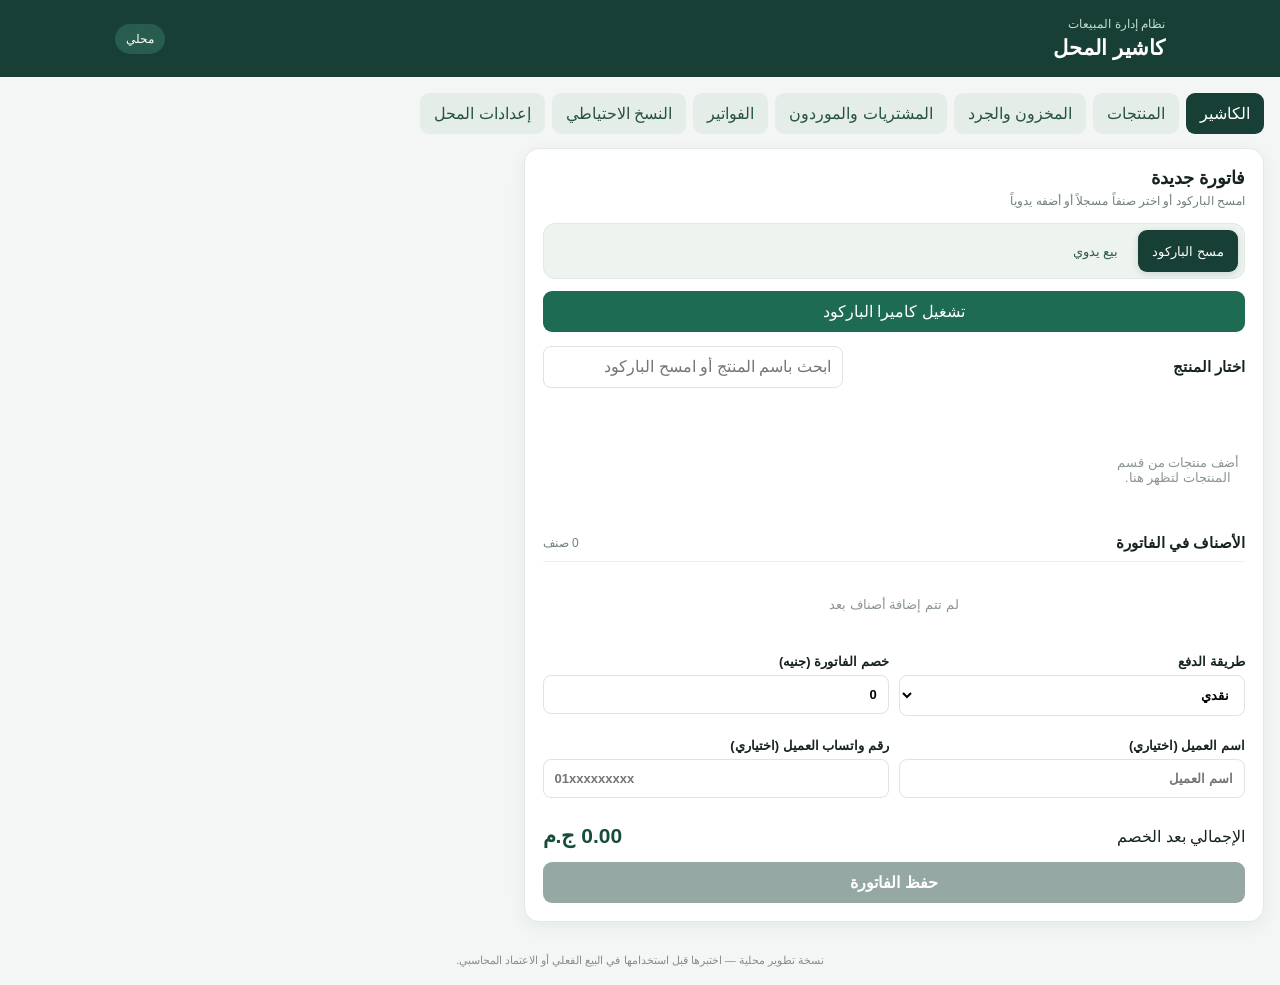
<file: android-app/app/src/main/assets/www/index.html>
<!doctype html>
<html lang="ar" dir="rtl">
<head>
<meta charset="utf-8"><meta name="viewport" content="width=device-width,initial-scale=1,viewport-fit=cover">
<meta name="theme-color" content="#173f35"><meta name="description" content="برنامج كاشير ومبيعات محلي للمحلات الصغيرة">
<link rel="manifest" href="manifest.json"><link rel="stylesheet" href="styles.css"><title>كاشير المحل</title>
</head>
<body class="sales-view">
<header class="topbar"><div><p class="eyebrow">نظام إدارة المبيعات</p><h1 id="shopTitle">كاشير المحل</h1></div><span class="offline-tag" id="connectionState">محلي</span></header>
<nav class="tabs" aria-label="أقسام التطبيق">
<button class="tab active" data-view="sale">الكاشير</button><button class="tab" data-view="products">المنتجات</button><button class="tab" data-view="inventory">المخزون والجرد</button><button class="tab" data-view="purchases">المشتريات والموردون</button><button class="tab" data-view="invoices">الفواتير</button><button class="tab" data-view="backup">النسخ الاحتياطي</button><button class="tab" data-view="settings">إعدادات المحل</button>
</nav>
<div id="scannerArea" class="scanner-area" hidden><video id="cameraPreview" playsinline></video><p id="scannerMessage">وجّه كاميرا الموبايل إلى باركود المنتج. عند سماع الرنة ارفع الباركود لمسح الصنف التالي.</p><button class="secondary" id="closeScanner">إغلاق المسح</button></div>
<main class="layout">
<section class="view active" id="view-sale">
<div class="panel">
<div class="section-heading"><div><h2>فاتورة جديدة</h2><p>امسح الباركود أو اختر صنفاً مسجلاً أو أضفه يدوياً</p></div></div>
<div class="inner-tabs" data-subtab-group="cashier"><button type="button" class="inner-tab active" data-subtab="scan">مسح الباركود</button><button type="button" class="inner-tab" data-subtab="manual">بيع يدوي</button></div><div class="inner-tab-panel active" data-subpanel-group="cashier" data-subpanel="scan"><div class="actions"><button class="primary" id="scanButton">تشغيل كاميرا الباركود</button></div><div class="mobile-product-browser">
  <div class="quick-head"><h3>اختار المنتج</h3><input id="quickSearch" placeholder="ابحث باسم المنتج أو امسح الباركود"></div>
  <div id="quickCategories" class="category-list"></div>
  <div id="quickProducts" class="quick-products"><p class="empty">أضف منتجات من قسم المنتجات لتظهر هنا.</p></div>
</div></div><div class="inner-tab-panel" data-subpanel-group="cashier" data-subpanel="manual"><div class="panel form-panel manual-sale-panel"><h2>إضافة بند للفاتورة</h2>
<form id="itemForm"><label>اسم الصنف<input id="itemName" required placeholder="مثال: جبنة رومي"></label>
<div class="form-grid"><label>طريقة البيع<select id="saleType"><option value="piece">بالقطعة / العبوة</option><option value="weight">بالوزن (كيلو)</option><option value="manual">سعر مباشر يدوي</option></select></label><label>الكمية / الوزن<input id="itemQuantity" type="number" min="0.001" step="0.001" value="1" required></label></div>
<label>سعر الوحدة بالجنيه<input id="itemPrice" type="number" min="0" step="0.01" required></label><p class="hint" id="unitHint">الكمية بالقطعة أو العبوة.</p><button class="primary full">إضافة إلى الفاتورة</button></form></div></div>
<div class="invoice-panel" id="invoicePanel" aria-label="فاتورة البيع">
  <div class="invoice-drawer-top"><div><h3>فاتورة البيع</h3><p>راجع الأصناف والمبالغ قبل الحفظ</p></div><button class="secondary" type="button" id="closeInvoice">إغلاق</button></div>
  <div class="cart-head"><h3>الأصناف في الفاتورة</h3><span id="cartCount">0 صنف</span></div>
  <div id="cartItems" class="cart-items"><p class="empty">لم تتم إضافة أصناف بعد</p></div>
  <div class="checkout-fields"><label>طريقة الدفع<select id="paymentMethod"><option value="cash">نقدي</option><option value="electronic">دفع إلكتروني</option><option value="credit">آجل</option></select></label><label>خصم الفاتورة (جنيه)<input id="discount" type="number" min="0" step="0.01" value="0"></label></div>
  <div class="form-grid invoice-customer-fields">
    <label>اسم العميل (اختياري)<input id="customerName" autocomplete="name" placeholder="اسم العميل"></label>
    <label>رقم واتساب العميل (اختياري)<input id="customerPhone" type="tel" inputmode="tel" autocomplete="tel" placeholder="01xxxxxxxxx"></label>
  </div>
  <div class="total-row"><span>الإجمالي بعد الخصم</span><strong id="grandTotal">0.00 ج.م</strong></div>
  <button class="checkout" id="checkoutButton" disabled>حفظ الفاتورة</button>
</div>
</div></section>
<section class="view" id="view-products"><div class="inner-tabs" data-subtab-group="products"><button type="button" class="inner-tab active" data-subtab="list">قائمة المنتجات</button><button type="button" class="inner-tab" data-subtab="add">إضافة منتج</button></div><div class="inner-tab-panel active" data-subpanel-group="products" data-subpanel="list"><div class="panel"><div class="quick-head"><h2>قائمة المنتجات</h2><input id="productSearch" placeholder="بحث بالاسم أو الباركود"></div><div id="productCategories" class="category-list"></div><div id="productList"></div></div></div><div class="inner-tab-panel" data-subpanel-group="products" data-subpanel="add"><div class="panel"><div class="section-heading"><div><h2>إدارة المنتجات</h2><p>تسجيل المنتجات المغلفة والسائبة بدون اشتراط باركود</p></div></div>
<form id="productForm"><input id="productId" type="hidden"><div class="form-grid"><label>اسم المنتج<input id="productName" required></label><div class="barcode-field"><label for="productBarcode">الباركود (اختياري)<input id="productBarcode" inputmode="numeric" autocomplete="off"></label><button class="secondary" type="button" id="scanProductBarcode">مسح الباركود بالكاميرا</button></div></div>
<div class="form-grid"><label>التصنيف<input id="productCategory" placeholder="مثال: ألبان"></label><label>وحدة البيع<select id="productUnit"><option value="piece">قطعة / عبوة</option><option value="kg">كيلو</option><option value="gram">جرام</option></select></label></div>
<div class="form-grid"><label>سعر البيع بالجنيه للوحدة المختارة (قطعة أو كيلو أو جرام)<input id="productPrice" type="number" min="0" step="0.01" required></label><label>تكلفة الشراء (اختياري)<input id="productCost" type="number" min="0" step="0.01"></label></div>
<label class="check-label"><input id="trackStock" type="checkbox"> متابعة المخزون لهذا المنتج</label><div id="stockLabel" hidden><div class="form-grid"><label>الرصيد الحالي<input id="productStock" type="number" min="0" step="0.001" value="0"></label><label>حد التنبيه عند الوصول إلى<input id="productMinStock" type="number" min="0" step="0.001" value="0"></label></div><p class="hint">عند وصول الرصيد إلى هذا الحد يظهر الصنف في تنبيهات النواقص. اتركه صفرًا لإيقاف التنبيه.</p></div>
<div class="actions"><button class="primary" type="submit">حفظ المنتج</button><button class="secondary" type="button" id="resetProduct">منتج جديد</button></div></form></div><div class="panel catalog-panel">
  <div class="section-heading catalog-heading"><div><h2>كتالوج المنتجات المصرية الجاهز</h2><p id="catalogSummary">كتالوج بداية قابل للبحث والإضافة.</p></div><button class="primary" type="button" id="catalogImportAll">إضافة الكتالوج كاملًا</button></div>
  <p class="hint">أسعار بداية استرشادية بالجنيه، جُمعت من رصد المتاجر يوم 8 نوفمبر 2026 وبعضها تقديري؛ راجع سعر العبوة عند الاستلام. أصناف السجائر تُسجل يدويًا من نموذج المنتج.</p>
  <input id="catalogSearch" class="catalog-search" placeholder="ابحث عن منتج أو ماركة أو حجم">
  <div id="catalogCategories" class="category-list"></div>
  <div id="catalogList" class="catalog-list"></div>
  <p class="hint" id="catalogMessage">اختَر الصنف لإضافته إلى قائمة منتجات المحل.</p>
</div></div></section>

<section class="view" id="view-inventory"><div class="inner-tabs" data-subtab-group="inventory"><button type="button" class="inner-tab active" data-subtab="alerts">تنبيهات المخزون</button><button type="button" class="inner-tab" data-subtab="adjustment">تسوية حركة مخزون</button><button type="button" class="inner-tab" data-subtab="stocktake">الجرد الفعلي</button><button type="button" class="inner-tab" data-subtab="balances">رصيد الأصناف</button><button type="button" class="inner-tab" data-subtab="movements">حركة المخزون</button></div><div class="inner-tab-panel active" data-subpanel-group="inventory" data-subpanel="alerts"><div class="panel">
    <div class="section-heading">
      <div><h2>ملخص المخزون</h2><p>الأرصدة الحالية والتنبيهات وقيمة المخزون بالتكلفة المسجلة</p></div>
      <button class="secondary" id="refreshInventory" type="button">تحديث</button>
    </div>
    <div class="stock-summary-grid">
      <article class="stock-stat"><span>أصناف تتابع مخزونها</span><strong id="stockTrackedCount">0</strong></article>
      <article class="stock-stat"><span>تحت حد الطلب</span><strong id="stockLowCount">0</strong></article>
      <article class="stock-stat"><span>نفد المخزون</span><strong id="stockOutCount">0</strong></article>
      <article class="stock-stat"><span>قيمة المخزون بالتكلفة</span><strong id="stockCostValue">0.00 ج.م</strong></article>
    </div>
  </div><div class="panel">
    <div class="section-heading"><div><h2>تنبيهات المخزون</h2><p>الأصناف التي وصلت إلى حد إعادة الطلب أو نفدت</p></div></div>
    <div id="inventoryAlerts"><p class="empty">لا توجد تنبيهات.</p></div>
  </div></div><div class="inner-tab-panel" data-subpanel-group="inventory" data-subpanel="adjustment"><div class="panel">
    <h2>تسوية حركة مخزون</h2>
    <p class="hint">لتسجيل زيادة أو نقص أو ضبط الرصيد الفعلي مع كتابة سبب واضح. كل تسوية تسجل في سجل الحركة.</p>
    <form id="stockAdjustmentForm">
      <label>الصنف<select id="adjustProduct" required></select></label>
      <div class="form-grid">
        <label>نوع التسوية<select id="adjustmentType"><option value="add">إضافة كمية</option><option value="remove">خصم كمية</option><option value="set">ضبط الرصيد إلى كمية</option></select></label>
        <label>الكمية<input id="adjustmentQuantity" type="number" min="0" step="0.001" required inputmode="decimal"></label>
      </div>
      <label>سبب التسوية<input id="adjustmentReason" maxlength="120" required placeholder="مثال: بضاعة تالفة / رصيد افتتاحي / تصحيح خطأ"></label>
      <button class="primary" type="submit">حفظ حركة المخزون</button>
      <p class="hint" id="adjustmentMessage" role="status"></p>
    </form>
  </div></div><div class="inner-tab-panel" data-subpanel-group="inventory" data-subpanel="stocktake"><div class="panel">
    <div class="section-heading"><div><h2>جرد فعلي</h2><p>قارن الكميات الفعلية بالأرصدة المسجلة واعتمد الفروق دفعة واحدة</p></div><button class="primary" id="startStocktakeButton" type="button">بدء جرد جديد</button></div>
    <div id="stocktakeEditor" hidden>
      <p class="hint">الجرد الحالي يشمل الأصناف المفعّل لها تتبع المخزون. أدخل الكمية التي وجدتها فعليًا؛ اترك الكمية كما هي إذا لم تعدّ الصنف.</p>
      <div id="stocktakeRows"></div>
      <div class="actions"><button class="primary" id="completeStocktakeButton" type="button">اعتماد الجرد وتسوية الأرصدة</button><button class="secondary" id="cancelStocktakeButton" type="button">إلغاء</button></div>
      <p class="hint" id="stocktakeMessage" role="status"></p>
    </div>
    <div id="stocktakeHistory"></div>
  </div></div><div class="inner-tab-panel" data-subpanel-group="inventory" data-subpanel="balances"><div class="panel">
    <div class="section-heading"><div><h2>رصيد الأصناف</h2><p>كل الأصناف التي تتابع مخزونها حاليًا</p></div></div>
    <div class="table-scroll" id="inventoryTable"></div>
  </div></div><div class="inner-tab-panel" data-subpanel-group="inventory" data-subpanel="movements"><div class="panel">
    <div class="section-heading"><div><h2>آخر حركات المخزون</h2><p>بيع وشراء وتسويات وجرد</p></div></div>
    <div id="movementList"></div>
  </div></div></section>

<section class="view" id="view-purchases">
  <div class="inner-tabs" data-subtab-group="purchases">
    <button type="button" class="inner-tab active" data-subtab="add-supplier">إضافة مورد</button>
    <button type="button" class="inner-tab" data-subtab="purchase">فاتورة مشتريات</button>
    <button type="button" class="inner-tab" data-subtab="payment">سداد حساب مورد</button>
    <button type="button" class="inner-tab" data-subtab="history">سجل المشتريات</button>
  </div>

  <div class="inner-tab-panel active" data-subpanel-group="purchases" data-subpanel="add-supplier">
    <div class="panel">
      <h2>إضافة مورد</h2>
      <form id="supplierForm">
        <label>اسم المورد<input id="supplierName" required maxlength="90" placeholder="اسم المورد أو الشركة"></label>
        <div class="form-grid">
          <label>رقم الهاتف<input id="supplierPhone" type="tel" inputmode="tel" maxlength="24" placeholder="رقم التواصل"></label>
          <label>رصيد سابق مستحق للمورد (جنيه)<input id="supplierOpeningBalance" type="number" min="0" step="0.01" value="0"></label>
        </div>
        <button class="primary" type="submit">حفظ المورد</button>
        <p class="hint" id="supplierMessage" role="status"></p>
      </form>
    </div>
  </div>

  <div class="inner-tab-panel" data-subpanel-group="purchases" data-subpanel="purchase">
    <div class="panel">
      <h2>فاتورة مشتريات جديدة</h2>
      <p class="hint">إضافة المشتريات تزيد رصيد المخزون تلقائيًا، وتحدّث تكلفة الصنف بمتوسط التكلفة المرجح. اختر المورد والمبلغ المدفوع لحساب المديونية.</p>
      <form id="purchaseItemForm">
        <label>الصنف<select id="purchaseProduct" required></select></label>
        <div class="form-grid">
          <label>الكمية<input id="purchaseQuantity" type="number" min="0.001" step="0.001" value="1" required inputmode="decimal"></label>
          <label>تكلفة الوحدة<input id="purchaseUnitCost" type="number" min="0" step="0.01" required inputmode="decimal"></label>
        </div>
        <button class="secondary" type="submit">إضافة إلى المشتريات</button>
      </form>
      <div id="purchaseDraftList"><p class="empty">لم تتم إضافة أصناف إلى فاتورة الشراء.</p></div>
      <div class="purchase-total-row"><span>إجمالي المشتريات</span><strong id="purchaseDraftTotal">0.00 ج.م</strong></div>
      <label>المورد<select id="purchaseSupplier"><option value="">بدون مورد محدد</option></select></label>
      <div class="form-grid">
        <label>المدفوع الآن<input id="purchasePaidAmount" type="number" min="0" step="0.01" value="0" inputmode="decimal"></label>
        <label>طريقة الدفع<select id="purchasePaymentMethod"><option value="cash">نقدي</option><option value="electronic">إلكتروني</option></select></label>
      </div>
      <p class="hint" id="purchaseDuePreview">المتبقي بعد السداد: 0.00 ج.م</p>
      <label>ملاحظة / رقم فاتورة المورد<input id="purchaseNote" maxlength="140" placeholder="اختياري"></label>
      <button class="checkout" id="savePurchaseButton" type="button" disabled>حفظ فاتورة المشتريات وتحديث المخزون</button>
      <p class="hint" id="purchaseMessage" role="status"></p>
    </div>
  </div>

  <div class="inner-tab-panel" data-subpanel-group="purchases" data-subpanel="payment">
    <div class="panel">
      <h2>سداد حساب مورد</h2>
      <p class="hint">سجل أي دفعة لاحقة للمورد؛ سيتم خصمها من رصيده المستحق.</p>
      <form id="supplierPaymentForm">
        <label>المورد<select id="paymentSupplier" required></select></label>
        <div class="form-grid">
          <label>مبلغ السداد<input id="supplierPaymentAmount" type="number" min="0.01" step="0.01" required inputmode="decimal"></label>
          <label>طريقة السداد<select id="supplierPaymentMethod"><option value="cash">نقدي</option><option value="electronic">إلكتروني</option></select></label>
        </div>
        <label>ملاحظة<input id="supplierPaymentNote" maxlength="140" placeholder="رقم إيصال أو ملاحظة"></label>
        <button class="primary" type="submit">تسجيل السداد</button>
        <p class="hint" id="supplierPaymentMessage" role="status"></p>
      </form>
    </div>
    <div class="panel">
      <div class="section-heading"><div><h2>الموردون وأرصدتهم</h2><p>الرصيد الموجب يعني مبلغًا مستحقًا للمورد</p></div></div>
      <div id="supplierList"></div>
      <label>كشف حساب مورد<select id="statementSupplier"></select></label>
      <div id="supplierStatement"><p class="empty">اختر موردًا لعرض كشف حسابه.</p></div>
    </div>
  </div>

  <div class="inner-tab-panel" data-subpanel-group="purchases" data-subpanel="history">
    <div class="panel">
      <div class="section-heading"><div><h2>سجل المشتريات</h2><p>فواتير الشراء والمدفوع والمتبقي</p></div></div>
      <div id="purchaseHistory"></div>
    </div>
  </div>
</section>

<section class="view" id="view-invoices"><div class="panel"><h2>سجل الفواتير</h2><p class="hint">الفواتير محفوظة على هذا الجهاز فقط.</p><div id="invoiceList"></div></div></section>
<section class="view" id="view-settings">
  <div class="panel">
    <h2>بيانات المحل والفاتورة</h2>
    <p class="hint">تظهر البيانات التالية في الفواتير المطبوعة والمُرسلة. تحفظ محليًا على هذا الجهاز.</p>
    <form id="shopSettingsForm">
      <label>اسم المحل<input id="shopName" required maxlength="70" placeholder="اسم المحل"></label>
      <div class="form-grid">
        <label>رقم هاتف المحل<input id="shopPhone" type="tel" inputmode="tel" maxlength="24" placeholder="رقم التواصل"></label>
        <label>عرض ورق الفاتورة<select id="paperWidth"><option value="58">58 مم</option><option value="80" selected>80 مم</option><option value="A4">A4</option></select></label>
      </div>
      <label>العنوان<input id="shopAddress" maxlength="140" placeholder="عنوان المحل"></label>
      <label>عبارة أسفل الفاتورة<input id="receiptFooter" maxlength="120" value="شكراً لزيارتكم" placeholder="شكراً لزيارتكم"></label>
      <button class="primary" type="submit">حفظ بيانات المحل</button>
      <p class="hint" id="settingsMessage" role="status"></p>
    </form>
  </div>
</section>
<section class="view" id="view-backup"><div class="panel"><h2>النسخ الاحتياطي والاستعادة</h2><p>احفظ نسخة من بيانات المحل في مكان آمن بشكل دوري. الاستعادة تستبدل البيانات الموجودة على هذا الجهاز.</p><div class="actions"><button class="primary" id="exportBackup">تنزيل نسخة احتياطية</button><label class="file-button">استعادة نسخة<input id="importBackup" type="file" accept="application/json"></label></div><p class="hint" id="backupMessage">لا ترفع ملفات النسخ الاحتياطي إلى مستودع GitHub؛ فهي تحتوي بيانات المحل.</p></div></section>
</main>
<div class="receipt-modal-backdrop" id="receiptModal" hidden>
  <section class="receipt-modal" role="dialog" aria-modal="true" aria-labelledby="receiptModalTitle">
    <div class="receipt-modal-heading"><h2 id="receiptModalTitle">معاينة الفاتورة</h2><button class="secondary" id="closeReceiptModal" type="button">إغلاق</button></div>
    <div class="receipt-preview" id="receiptPreview"></div>
    <div class="receipt-actions">
      <button class="primary" id="receiptPrint" type="button">طباعة الفاتورة</button>
      <button class="secondary" id="receiptShare" type="button">مشاركة عبر واتساب</button>
    </div>
  </section>
</div>
<div class="invoice-backdrop" id="invoiceBackdrop" hidden></div>
<button class="mobile-invoice-toggle" id="mobileInvoiceToggle" type="button" aria-controls="invoicePanel" aria-expanded="false">
  <span class="mobile-invoice-count"><strong id="mobileCartCount">0</strong><small>صنف في الفاتورة</small></span>
  <span class="mobile-invoice-total"><small>الإجمالي</small><strong id="mobileGrandTotal">0.00 ج.م</strong></span>
  <span class="mobile-invoice-action">عرض الفاتورة ←</span>
</button>
<footer>نسخة تطوير محلية — اختبرها قبل استخدامها في البيع الفعلي أو الاعتماد المحاسبي.</footer>
<script src="db.js"></script><script src="catalog.js"></script><script src="app.js"></script>
</body></html>
</file>
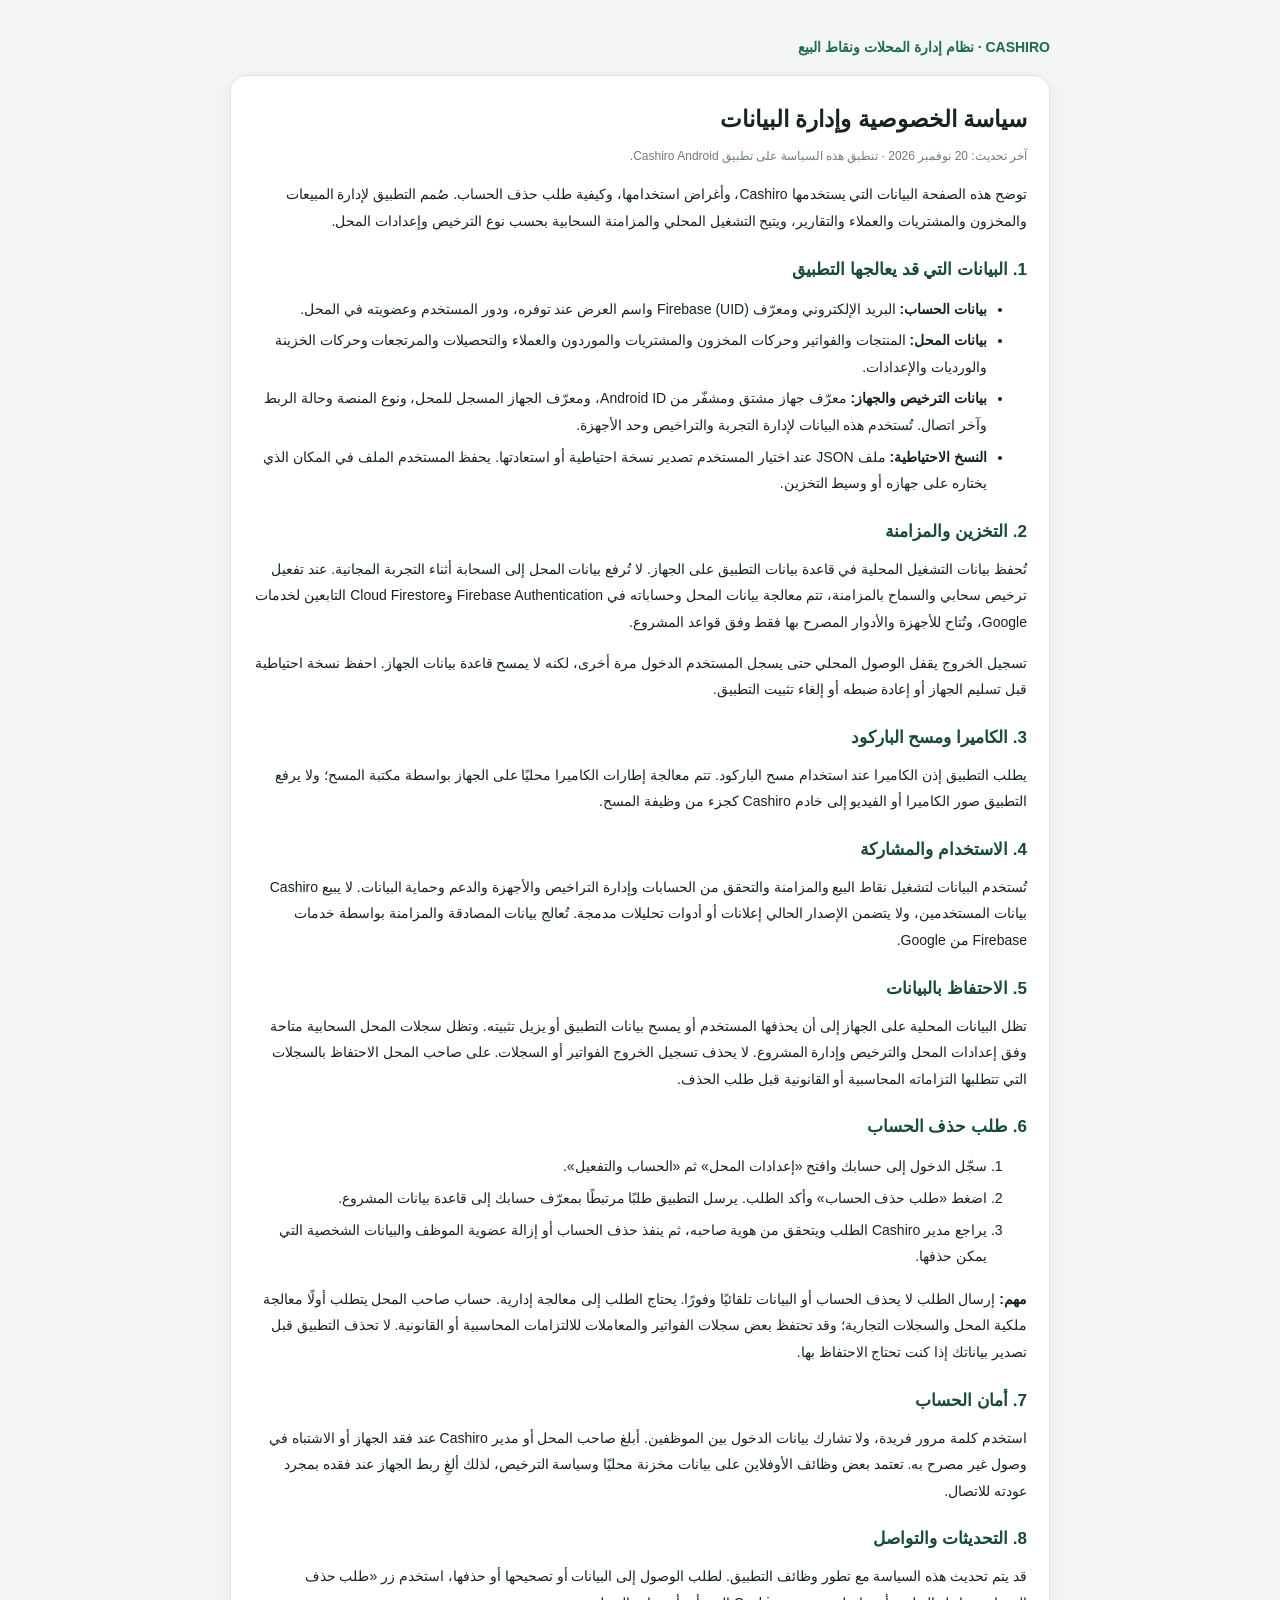
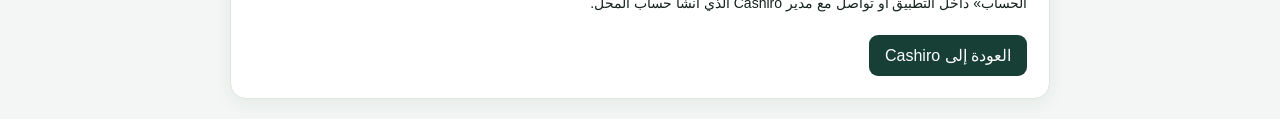
<file: privacy.html>
<!doctype html>
<html lang="ar" dir="rtl">
<head>
<meta charset="utf-8">
<meta name="viewport" content="width=device-width,initial-scale=1">
<meta name="theme-color" content="#173f35">
<title>سياسة الخصوصية — Cashiro</title>
<style>
:root{font-family:Tahoma,Arial,sans-serif;color:#17231f;background:#f3f6f4}*{box-sizing:border-box}body{margin:0;padding:20px}.wrap{max-width:820px;margin:0 auto}.brand{color:#1c6b52;font-weight:800;font-size:14px}.card{background:#fff;border:1px solid #dce7e1;border-radius:16px;padding:22px;margin-top:14px;box-shadow:0 5px 18px #183d3010}h1{font-size:23px;margin:8px 0}h2{font-size:17px;margin:24px 0 8px;color:#174a39}p,li{line-height:1.9;font-size:14px}li{margin:5px 0}.muted{color:#6e7e75;font-size:12px}.actions{display:flex;gap:10px;flex-wrap:wrap;margin-top:18px}a.btn{display:inline-block;padding:11px 16px;border-radius:9px;background:#173f35;color:white;text-decoration:none}
</style>
</head>
<body><main class="wrap">
<p class="brand">CASHIRO · نظام إدارة المحلات ونقاط البيع</p>
<section class="card">
<h1>سياسة الخصوصية وإدارة البيانات</h1>
<p class="muted">آخر تحديث: 20 نوفمبر 2026 · تنطبق هذه السياسة على تطبيق Cashiro Android.</p>
<p>توضح هذه الصفحة البيانات التي يستخدمها Cashiro، وأغراض استخدامها، وكيفية طلب حذف الحساب. صُمم التطبيق لإدارة المبيعات والمخزون والمشتريات والعملاء والتقارير، ويتيح التشغيل المحلي والمزامنة السحابية بحسب نوع الترخيص وإعدادات المحل.</p>

<h2>1. البيانات التي قد يعالجها التطبيق</h2>
<ul>
<li><b>بيانات الحساب:</b> البريد الإلكتروني ومعرّف Firebase (UID) واسم العرض عند توفره، ودور المستخدم وعضويته في المحل.</li>
<li><b>بيانات المحل:</b> المنتجات والفواتير وحركات المخزون والمشتريات والموردون والعملاء والتحصيلات والمرتجعات وحركات الخزينة والورديات والإعدادات.</li>
<li><b>بيانات الترخيص والجهاز:</b> معرّف جهاز مشتق ومشفّر من Android ID، ومعرّف الجهاز المسجل للمحل، ونوع المنصة وحالة الربط وآخر اتصال. تُستخدم هذه البيانات لإدارة التجربة والتراخيص وحد الأجهزة.</li>
<li><b>النسخ الاحتياطية:</b> ملف JSON عند اختيار المستخدم تصدير نسخة احتياطية أو استعادتها. يحفظ المستخدم الملف في المكان الذي يختاره على جهازه أو وسيط التخزين.</li>
</ul>

<h2>2. التخزين والمزامنة</h2>
<p>تُحفظ بيانات التشغيل المحلية في قاعدة بيانات التطبيق على الجهاز. لا تُرفع بيانات المحل إلى السحابة أثناء التجربة المجانية. عند تفعيل ترخيص سحابي والسماح بالمزامنة، تتم معالجة بيانات المحل وحساباته في Firebase Authentication وCloud Firestore التابعين لخدمات Google، وتُتاح للأجهزة والأدوار المصرح بها فقط وفق قواعد المشروع.</p>
<p>تسجيل الخروج يقفل الوصول المحلي حتى يسجل المستخدم الدخول مرة أخرى، لكنه لا يمسح قاعدة بيانات الجهاز. احفظ نسخة احتياطية قبل تسليم الجهاز أو إعادة ضبطه أو إلغاء تثبيت التطبيق.</p>

<h2>3. الكاميرا ومسح الباركود</h2>
<p>يطلب التطبيق إذن الكاميرا عند استخدام مسح الباركود. تتم معالجة إطارات الكاميرا محليًا على الجهاز بواسطة مكتبة المسح؛ ولا يرفع التطبيق صور الكاميرا أو الفيديو إلى خادم Cashiro كجزء من وظيفة المسح.</p>

<h2>4. الاستخدام والمشاركة</h2>
<p>تُستخدم البيانات لتشغيل نقاط البيع والمزامنة والتحقق من الحسابات وإدارة التراخيص والأجهزة والدعم وحماية البيانات. لا يبيع Cashiro بيانات المستخدمين، ولا يتضمن الإصدار الحالي إعلانات أو أدوات تحليلات مدمجة. تُعالج بيانات المصادقة والمزامنة بواسطة خدمات Firebase من Google.</p>

<h2>5. الاحتفاظ بالبيانات</h2>
<p>تظل البيانات المحلية على الجهاز إلى أن يحذفها المستخدم أو يمسح بيانات التطبيق أو يزيل تثبيته. وتظل سجلات المحل السحابية متاحة وفق إعدادات المحل والترخيص وإدارة المشروع. لا يحذف تسجيل الخروج الفواتير أو السجلات. على صاحب المحل الاحتفاظ بالسجلات التي تتطلبها التزاماته المحاسبية أو القانونية قبل طلب الحذف.</p>

<h2>6. طلب حذف الحساب</h2>
<ol>
<li>سجّل الدخول إلى حسابك وافتح «إعدادات المحل» ثم «الحساب والتفعيل».</li>
<li>اضغط «طلب حذف الحساب» وأكد الطلب. يرسل التطبيق طلبًا مرتبطًا بمعرّف حسابك إلى قاعدة بيانات المشروع.</li>
<li>يراجع مدير Cashiro الطلب ويتحقق من هوية صاحبه، ثم ينفذ حذف الحساب أو إزالة عضوية الموظف والبيانات الشخصية التي يمكن حذفها.</li>
</ol>
<p><b>مهم:</b> إرسال الطلب لا يحذف الحساب أو البيانات تلقائيًا وفورًا. يحتاج الطلب إلى معالجة إدارية. حساب صاحب المحل يتطلب أولًا معالجة ملكية المحل والسجلات التجارية؛ وقد تحتفظ بعض سجلات الفواتير والمعاملات للالتزامات المحاسبية أو القانونية. لا تحذف التطبيق قبل تصدير بياناتك إذا كنت تحتاج الاحتفاظ بها.</p>

<h2>7. أمان الحساب</h2>
<p>استخدم كلمة مرور فريدة، ولا تشارك بيانات الدخول بين الموظفين. أبلغ صاحب المحل أو مدير Cashiro عند فقد الجهاز أو الاشتباه في وصول غير مصرح به. تعتمد بعض وظائف الأوفلاين على بيانات مخزنة محليًا وسياسة الترخيص، لذلك ألغِ ربط الجهاز عند فقده بمجرد عودته للاتصال.</p>

<h2>8. التحديثات والتواصل</h2>
<p>قد يتم تحديث هذه السياسة مع تطور وظائف التطبيق. لطلب الوصول إلى البيانات أو تصحيحها أو حذفها، استخدم زر «طلب حذف الحساب» داخل التطبيق أو تواصل مع مدير Cashiro الذي أنشأ حساب المحل.</p>
<div class="actions"><a class="btn" href="index.html">العودة إلى Cashiro</a></div>
</section></main></body></html>
</file>
<file: android-app/app/src/main/assets/www/styles.css>
:root{font-family:Tahoma,Arial,sans-serif;color:#17231f;background:#f3f6f4}*{box-sizing:border-box}body{margin:0;min-height:100vh}.topbar{background:#173f35;color:#fff;padding:17px max(16px,calc((100vw - 1050px)/2));display:flex;justify-content:space-between;align-items:center;gap:12px}.eyebrow{margin:0 0 5px;color:#c5ddd3;font-size:12px}h1{font-size:21px;margin:0}.offline-tag{font-size:12px;background:#285c4e;padding:8px 11px;border-radius:20px}.tabs{max-width:1050px;margin:16px auto 0;padding:0 16px;display:flex;gap:7px;overflow:auto}.tab{background:#e5ede8;color:#285344;white-space:nowrap}.tab.active{background:#173f35;color:#fff}.layout{max-width:1050px;margin:14px auto;padding:0 16px}.view{display:none}.view.active{display:grid;grid-template-columns:1fr;gap:14px}.panel{background:#fff;border:1px solid #e2e9e5;border-radius:15px;padding:18px;box-shadow:0 5px 18px #183d3010}.section-heading,.quick-head,.cart-head{display:flex;justify-content:space-between;align-items:center;gap:12px}.section-heading{margin-bottom:15px}h2{font-size:18px;margin:0 0 5px}.section-heading p,.hint{font-size:12px;color:#718079;margin:0}.actions{display:flex;gap:9px;margin:12px 0;flex-wrap:wrap}button,.file-button{font:inherit;border:0;border-radius:9px;padding:11px 14px;cursor:pointer}.primary{background:#1c6b52;color:white}.secondary,.file-button{background:#eaf2ee;color:#205744}.full,.checkout{width:100%}.checkout{background:#173f35;color:white;font-weight:bold}.checkout:disabled{opacity:.45}label{display:block;font-size:13px;font-weight:bold;margin:0 0 12px}input,select{display:block;width:100%;margin-top:6px;padding:11px;border:1px solid #dce5df;border-radius:8px;background:white;font:inherit;min-width:0}.form-grid,.checkout-fields{display:grid;grid-template-columns:1fr 1fr;gap:10px}.checkout-fields{margin-top:14px}.cart-head{border-bottom:1px solid #edf0ee;padding:14px 0 9px}.cart-head h3,.quick-head h3{margin:0;font-size:15px}.cart-head span{font-size:12px;color:#718079}.cart-items{min-height:65px}.empty{text-align:center;color:#8a9690;padding:22px 0;font-size:13px}.cart-item,.product-row,.invoice-row{display:flex;justify-content:space-between;align-items:center;gap:10px;padding:11px 0;border-bottom:1px solid #edf0ee}.cart-item small,.product-row small,.invoice-row small{display:block;color:#75827b;margin-top:4px;font-size:11px}.remove{background:#fff0ee;color:#a13b30;padding:7px 9px}.total-row{display:flex;justify-content:space-between;align-items:center;padding:14px 0}.total-row strong{font-size:21px;color:#174d3c}.quick-head{margin:14px 0}.quick-head input{max-width:300px;margin:0}.quick-products{display:grid;grid-template-columns:repeat(auto-fill,minmax(115px,1fr));gap:8px}.quick-product{background:#f0f6f2;color:#1e5742;text-align:right;border:1px solid #e1ebe5}.quick-product small{display:block;font-size:10px;margin-top:5px;color:#687a70}.scanner-area{background:#f4f7f5;padding:12px;border-radius:10px;margin:12px 0}.scanner-area video{width:100%;max-height:230px;background:#14251d;border-radius:8px}.scanner-area p{font-size:12px}.form-panel{max-width:620px}.check-label{display:flex;align-items:center;gap:8px}.check-label input{width:auto;margin:0}.file-button{display:inline-flex;align-items:center;position:relative}.file-button input{position:absolute;inset:0;opacity:0;cursor:pointer}footer{text-align:center;color:#849089;font-size:11px;padding:18px}@media(min-width:800px){#view-sale.active{grid-template-columns:1.2fr .8fr;align-items:start}#view-sale .form-panel{grid-column:2;grid-row:1}#view-sale>.panel:first-child{grid-column:1;grid-row:1}}@media(max-width:560px){.topbar{padding:15px}.panel{padding:14px}.form-grid,.checkout-fields{grid-template-columns:1fr 1fr}.quick-head{align-items:flex-start;flex-direction:column}.quick-head input{max-width:none}.actions>*{flex:1;text-align:center}}
/* Fast cashier controls */
.category-list{display:flex;gap:7px;overflow-x:auto;padding:3px 0 10px;margin-bottom:5px}
.category-chip{white-space:nowrap;background:#eef3f0;color:#345b4a;padding:8px 12px;font-size:12px;border:1px solid #dce8e0}
.category-chip.active{background:#173f35;color:#fff}
.quick-card{border:1px solid #e2ebe5;border-radius:10px;padding:7px;background:#fbfdfb;min-width:0}
.quick-card .quick-product{width:100%;min-height:62px;padding:8px;text-align:right;display:flex;flex-direction:column;justify-content:center;gap:5px}
.quick-product strong{font-size:13px;line-height:1.35}
.quick-product small{font-size:11px}
.weight-chips{display:grid;grid-template-columns:repeat(2,minmax(0,1fr));gap:5px;margin-top:6px}
.weight-chips button,.qty-controls button{background:#eaf2ee;color:#205744;padding:7px 5px;font-size:11px}
.qty-controls{display:flex;gap:5px;justify-content:flex-end;margin:6px 0}
.qty-controls button{min-width:32px;font-size:17px;padding:3px 8px}
.cart-item>div:last-child{display:flex;flex-direction:column;align-items:flex-end}
.cart-item .remove{font-size:11px}
.scanner-area video{object-fit:cover;max-height:260px}
@media(max-width:560px){.quick-products{grid-template-columns:repeat(2,minmax(0,1fr))}.quick-card{padding:6px}.category-list{margin-left:-2px;margin-right:-2px}}

/* Barcode capture in product form */
.barcode-field{min-width:0}.barcode-field label{margin-bottom:7px}.barcode-field button{width:100%;font-size:12px;padding:9px 8px}.scanner-choice{display:block;width:100%;margin:7px 0;text-align:right;background:#eaf2ee;color:#205744;border:1px solid #dce8e0}

/* Mobile cashier readability and large touch targets */
.amount-field{display:block;width:min(100%,220px);margin:9px 0 6px;color:#245743;font-size:14px;font-weight:700}
.amount-field input{margin-top:5px;min-height:46px;font-size:19px;font-weight:700;border:2px solid #9ab9aa;background:#fbfffc}
.cart-item-info{flex:1;min-width:0}
.cart-item-side{display:flex;flex-direction:column;align-items:flex-end;gap:5px}
.cart-item-side>strong{font-size:18px;font-variant-numeric:tabular-nums}
.catalog-panel{margin-top:14px}
.catalog-heading{align-items:flex-start;flex-wrap:wrap}
.catalog-heading>button{min-height:44px}
.catalog-search{font-size:17px;margin:10px 0 12px}
.catalog-list{display:grid;grid-template-columns:1fr 1fr;gap:8px;max-height:520px;overflow:auto;padding:2px}
.catalog-row{display:flex;align-items:center;justify-content:space-between;gap:8px;min-width:0;padding:10px;border:1px solid #e3ebe6;border-radius:10px;background:#fbfdfb}
.catalog-row>div{min-width:0;flex:1}
.catalog-row strong{display:block;font-size:14px;line-height:1.4}
.catalog-row small{display:block;margin-top:5px;color:#65766d;font-size:12px}
.catalog-row button{min-width:66px;min-height:42px;padding:8px;font-size:13px;flex-shrink:0}
.catalog-added{background:#e8efeb;color:#62756b;cursor:default}
@media(max-width:640px){
  body{font-size:16px}
  .topbar{padding:calc(14px + env(safe-area-inset-top)) 12px 14px}
  h1{font-size:23px}
  .eyebrow,.offline-tag{font-size:13px}
  .tabs{position:sticky;top:0;z-index:20;max-width:none;margin:0;padding:8px 9px;background:#fff;border-bottom:1px solid #e4ebe6;gap:6px}
  .tab{min-height:44px;padding:10px 13px;font-size:15px}
  .layout{padding:0 9px;margin:10px auto}
  .panel{padding:15px;border-radius:13px}
  .section-heading{align-items:flex-start}
  h2{font-size:20px}
  .section-heading p,.hint{font-size:14px;line-height:1.55}
  label{font-size:15px}
  input,select{min-height:47px;padding:11px 12px;font-size:18px}
  button,.file-button{min-height:44px;padding:10px 13px;font-size:15px}
  .form-grid,.checkout-fields{grid-template-columns:1fr}
  .quick-head{align-items:stretch;flex-direction:column}
  .quick-head input{max-width:none}
  .quick-products{grid-template-columns:repeat(2,minmax(0,1fr));gap:8px}
  .quick-card{padding:7px}
  .quick-card .quick-product{min-height:76px;padding:10px}
  .quick-product strong{font-size:15px;line-height:1.45}
  .quick-product small{font-size:13px}
  .category-chip{min-height:42px;font-size:14px;padding:9px 13px}
  .weight-chips button{min-height:44px;font-size:14px}
  .cart-item{align-items:stretch;flex-direction:column;gap:8px;padding:13px 0}
  .cart-item-info>strong{font-size:17px;line-height:1.5}
  .cart-item-info small{font-size:13px;line-height:1.5}
  .cart-item-side{flex-direction:row;align-items:center;justify-content:space-between;flex-wrap:wrap}
  .cart-item-side>strong{font-size:20px}
  .qty-controls button{min-width:42px;min-height:42px;font-size:20px}
  .remove{min-height:40px;font-size:14px!important}
  .amount-field{width:100%;max-width:260px;font-size:15px}
  .total-row strong{font-size:24px}
  .checkout{min-height:52px;font-size:18px}
  .product-row,.invoice-row{align-items:flex-start;flex-wrap:wrap}
  .product-row strong,.invoice-row strong{font-size:16px}
  .product-row small,.invoice-row small{font-size:13px}
  .product-row button,.invoice-row button{min-height:42px}
  .barcode-field button{font-size:15px}
  .scanner-area{padding:10px}
  .scanner-area video{max-height:300px}
  .scanner-area p{font-size:14px;line-height:1.5}
  .catalog-list{grid-template-columns:1fr;max-height:440px}
  .catalog-row{padding:11px}
  .catalog-row strong{font-size:15px}
  .catalog-row small{font-size:13px}
  footer{font-size:12px;padding:16px 12px}
}
@media(min-width:641px) and (max-width:900px){.catalog-list{grid-template-columns:1fr 1fr}}

/* Mobile cashier redesign: clear product area + always-visible invoice entry */
.mobile-product-browser{min-width:0}
.invoice-drawer-top,.mobile-invoice-toggle,.invoice-backdrop{display:none}
@media(max-width:640px){
  body{padding-bottom:0;overflow-x:hidden}
  .topbar{padding:12px 13px calc(12px + env(safe-area-inset-top));min-height:66px}
  .eyebrow{font-size:11px;margin-bottom:3px}
  h1{font-size:20px}
  .offline-tag{font-size:11px;padding:6px 9px}
  .tabs{position:sticky;top:0;z-index:25;margin:0;padding:7px 8px;gap:6px;box-shadow:0 2px 7px #173f350b}
  .tab{flex:1;text-align:center;min-height:40px;padding:8px 6px;font-size:13px}
  .layout{width:100%;max-width:100%;margin:9px auto 0;padding:0 8px 92px}
  #view-sale.active{display:block}
  #view-sale>.panel:first-child{width:100%;max-width:none;margin:0;padding:10px;background:transparent;border:0;box-shadow:none}
  #view-sale>.form-panel{width:100%;max-width:none;margin:12px 0 0;padding:13px}
  #view-sale .section-heading{margin:0 2px 8px;align-items:center}
  #view-sale .section-heading h2{font-size:17px;margin:0}
  #view-sale .section-heading p{font-size:12px;margin-top:3px}
  #view-sale .actions{display:grid;grid-template-columns:1fr 1fr;gap:7px;margin:8px 0 11px}
  #view-sale .actions button{min-height:42px;padding:9px 7px;font-size:13px}
  .mobile-product-browser{padding:11px;background:#fff;border:1px solid #e1e9e4;border-radius:14px;box-shadow:0 2px 8px #183d3008}
  .quick-head{display:block;margin:0 0 8px}
  .quick-head h3{font-size:15px;margin:0 0 7px}
  .quick-head input{width:100%;max-width:none;height:43px;min-height:43px;margin:0;font-size:14px;padding:8px 11px}
  .category-list{display:flex;flex-wrap:nowrap;gap:6px;overflow-x:auto;overflow-y:hidden;margin:0 -2px 8px;padding:2px 2px 7px;scrollbar-width:thin}
  .category-chip{flex:0 0 auto;min-height:35px;padding:7px 10px;font-size:12px;border-radius:18px}
  .quick-products{display:grid;grid-template-columns:repeat(2,minmax(0,1fr));gap:7px;align-items:stretch}
  .quick-card{min-width:0;overflow:hidden;padding:6px;border-radius:10px;border:1px solid #e5ece7;background:#fbfdfb}
  .quick-card .quick-product{display:flex;width:100%;min-width:0;min-height:61px;flex-direction:column;justify-content:center;align-items:flex-start;gap:4px;padding:7px 8px;border:0;border-radius:7px;background:#f0f6f2;text-align:right}
  .quick-product strong{display:-webkit-box;max-width:100%;overflow:hidden;-webkit-box-orient:vertical;-webkit-line-clamp:2;font-size:12px;line-height:1.35;overflow-wrap:anywhere}
  .quick-product small{font-size:11px;line-height:1.25;white-space:normal}
  .weight-chips{display:grid;grid-template-columns:repeat(2,minmax(0,1fr));gap:4px;margin-top:5px}
  .weight-chips button{min-width:0;min-height:34px;padding:5px 2px;font-size:11px;border-radius:6px}
  .invoice-panel{position:fixed;z-index:51;right:0;bottom:0;left:0;width:100%;max-width:100%;max-height:82dvh;margin:0;padding:14px 13px calc(13px + env(safe-area-inset-bottom));overflow-y:auto;overscroll-behavior:contain;background:#fff;border:0;border-radius:19px 19px 0 0;box-shadow:0 -12px 35px #10271d30;transform:translateY(105%);visibility:hidden;pointer-events:none;transition:transform .22s ease,visibility .22s}
  body.invoice-open .invoice-panel{transform:translateY(0);visibility:visible;pointer-events:auto}
  .invoice-drawer-top{display:flex;justify-content:space-between;align-items:center;gap:10px;margin:0 0 5px;padding-bottom:9px;border-bottom:1px solid #edf1ee}
  .invoice-drawer-top h3{font-size:17px;margin:0}
  .invoice-drawer-top p{font-size:11px;color:#77847d;margin:3px 0 0}
  .invoice-drawer-top button{min-height:36px;padding:6px 12px;font-size:12px}
  .cart-head{margin:0;padding:9px 0 7px;border-bottom:1px solid #edf1ee}
  .cart-head h3{font-size:13px}
  .cart-head span{font-size:12px}
  .cart-items{min-height:35px;max-height:31dvh;overflow-y:auto;overscroll-behavior:contain}
  .cart-item{display:flex;flex-direction:row;align-items:center;gap:8px;padding:9px 0}
  .cart-item-info{flex:1 1 58%;min-width:0}
  .cart-item-info>strong{display:block;font-size:13px;line-height:1.4;overflow-wrap:anywhere}
  .cart-item-info small{font-size:10px;line-height:1.3}
  .amount-field{width:100%;max-width:150px;margin:5px 0 2px;font-size:11px}
  .amount-field input{height:36px;min-height:36px;padding:5px 8px;margin-top:3px;font-size:15px}
  .cart-item-side{flex:0 0 auto;max-width:40%;display:flex;flex-direction:column;align-items:flex-end;gap:3px}
  .cart-item-side>strong{font-size:14px;white-space:nowrap}
  .qty-controls{gap:4px;margin:1px 0}
  .qty-controls button{min-width:32px;min-height:31px;padding:2px 8px;font-size:16px}
  .cart-item .remove{min-height:27px;padding:3px 8px;font-size:10px!important}
  .checkout-fields{display:grid;grid-template-columns:1fr 1fr;gap:8px;margin-top:8px}
  .checkout-fields label{min-width:0;margin:0;font-size:11px}
  .checkout-fields input,.checkout-fields select{height:39px;min-height:39px;margin-top:3px;padding:5px 7px;font-size:13px}
  .total-row{padding:9px 0 7px;font-size:13px}
  .total-row strong{font-size:18px}
  .checkout{min-height:44px;padding:9px;font-size:15px}
  .invoice-backdrop:not([hidden]){display:block;position:fixed;z-index:50;inset:0;background:#0b1812a6;backdrop-filter:blur(2px)}
  .mobile-invoice-toggle{position:fixed;z-index:40;right:9px;bottom:calc(8px + env(safe-area-inset-bottom));left:9px;display:flex;align-items:center;justify-content:space-between;gap:9px;min-height:62px;padding:8px 12px;border:0;border-radius:13px;background:#173f35;color:#fff;box-shadow:0 5px 20px #10271d45;text-align:right}
  .mobile-invoice-count,.mobile-invoice-total{display:flex;flex-direction:column;align-items:flex-start;gap:2px;min-width:0}
  .mobile-invoice-count strong{font-size:20px;line-height:1}
  .mobile-invoice-count small,.mobile-invoice-total small{font-size:10px;color:#d3e4dc}
  .mobile-invoice-total strong{font-size:14px;white-space:nowrap}
  .mobile-invoice-action{padding:8px 10px;border-radius:8px;background:#2b6553;font-size:12px;white-space:nowrap}
  body.invoice-open .mobile-invoice-toggle{display:none}
  body:not(.sales-view) .mobile-invoice-toggle{display:none}
  #view-products.active{display:block}
  #view-products>.panel{margin-bottom:10px;padding:12px;border-radius:12px}
  #view-products .section-heading h2,#view-products h2{font-size:17px}
  #view-products .section-heading p,#view-products .hint{font-size:12px}
  #view-products .quick-head{display:flex;flex-direction:column;align-items:stretch;gap:6px}
  #view-products .quick-head input{max-width:none}
  #view-products .form-grid{grid-template-columns:1fr}
  #view-products .catalog-list{grid-template-columns:1fr;max-height:360px}
  footer{padding:12px 10px;font-size:10px}
}
@media(max-width:360px){
  .mobile-invoice-toggle{gap:5px;padding:7px 8px}
  .mobile-invoice-action{padding:7px 8px;font-size:11px}
  .checkout-fields{grid-template-columns:1fr}
  .cart-item-side{max-width:38%}
}
@media(min-width:641px){
  .invoice-panel{display:block}
  .invoice-drawer-top{display:none}
}


/* Receipt and store-profile experience */
.invoice-customer-fields{margin-top:10px}
.invoice-row{flex-wrap:wrap}
.invoice-actions{display:flex;gap:6px;flex-wrap:wrap}
.invoice-actions button{padding:8px 10px;font-size:12px}
.receipt-modal-backdrop{position:fixed;inset:0;z-index:1200;background:rgba(9,22,17,.68);display:flex;align-items:center;justify-content:center;padding:12px}
.receipt-modal-backdrop[hidden]{display:none}
.receipt-modal{width:min(100%,520px);max-height:94dvh;overflow:hidden;display:flex;flex-direction:column;gap:12px;background:#f4f6f4;border-radius:16px;padding:14px;box-shadow:0 18px 60px rgba(0,0,0,.28)}
.receipt-modal-heading{display:flex;align-items:center;justify-content:space-between;gap:10px}
.receipt-modal-heading h2{margin:0}
.receipt-preview{overflow:auto;overscroll-behavior:contain;max-height:65dvh;background:#fff;border:1px solid #e1e7e3;border-radius:10px;padding:12px}
.receipt-paper{margin:0 auto;color:#111;background:#fff;font-size:12px}
.receipt-brand{text-align:center;border-bottom:1px dashed #9aa39d;padding-bottom:8px;margin-bottom:8px}
.receipt-brand h2{font-size:18px;margin:0 0 5px}
.receipt-brand p{margin:3px 0;font-size:11px}
.receipt-meta{display:flex;justify-content:space-between;gap:8px;margin:8px 0}
.receipt-meta div{display:flex;flex-direction:column;gap:3px}
.receipt-meta span,.receipt-customer{font-size:10px;color:#424b45}
.receipt-customer{border-block:1px dashed #aaa;padding:6px 0;margin:6px 0}
.receipt-customer span{display:block;margin-top:3px}
.receipt-table{width:100%;border-collapse:collapse;font-size:10px}
.receipt-table th,.receipt-table td{padding:5px 3px;border-bottom:1px solid #e3e5e3;text-align:right;vertical-align:top}
.receipt-table th{background:#f1f3f1}
.receipt-totals{margin-top:8px;border-top:1px dashed #999;padding-top:6px}
.receipt-totals div{display:flex;justify-content:space-between;gap:8px;padding:3px 0}
.receipt-grand{font-size:15px;border-top:1px solid #555;margin-top:4px;padding-top:7px!important}
.receipt-payment{font-size:11px;margin:8px 0}
.receipt-paper footer{text-align:center;border-top:1px dashed #999;padding-top:8px;margin-top:10px;font-weight:bold}
.receipt-actions{display:grid;grid-template-columns:1fr 1fr;gap:8px}
@media(max-width:420px){
  .receipt-modal{padding:10px;border-radius:12px}
  .receipt-modal-backdrop{padding:7px}
  .invoice-actions{width:100%}
  .invoice-actions button{flex:1}
  .receipt-actions{grid-template-columns:1fr}
}


/* Inventory and purchasing workflows */
.stock-summary-grid{display:grid;grid-template-columns:repeat(4,minmax(0,1fr));gap:9px;margin-top:14px}
.stock-stat{border:1px solid #e3ebe6;background:#f7faf8;border-radius:12px;padding:13px;min-width:0}
.stock-stat span{display:block;color:#6d7a72;font-size:11px;margin-bottom:8px}
.stock-stat strong{display:block;color:#174d3c;font-size:18px;overflow-wrap:anywhere}
.stock-alert-row,.movement-row,.history-row,.supplier-row,.purchase-draft-row,.stocktake-row{display:flex;align-items:center;justify-content:space-between;gap:12px;padding:11px 0;border-bottom:1px solid #edf0ee}
.stock-alert-row:last-child,.movement-row:last-child,.history-row:last-child,.supplier-row:last-child,.purchase-draft-row:last-child,.stocktake-row:last-child{border-bottom:0}
.stock-alert-row strong,.movement-row strong,.history-row strong,.supplier-row strong,.purchase-draft-row strong,.stocktake-row strong{display:block;font-size:13px}
.stock-alert-row small,.movement-row small,.history-row small,.supplier-row small,.purchase-draft-row small,.stocktake-row small{display:block;color:#76827b;font-size:11px;margin-top:4px}
.stock-status{display:inline-flex;align-items:center;white-space:nowrap;border-radius:20px;padding:5px 9px;font-size:10px;background:#edf3ef;color:#35614c}
.stock-status.low{background:#fff2d9;color:#8b5b00}
.stock-status.out{background:#fde9e7;color:#a2372d}
.stock-alert-row.low{background:#fffdf8}
.stock-alert-row.out{background:#fffafa}
.table-scroll{width:100%;overflow:auto;overscroll-behavior-inline:contain}
.data-table{width:100%;min-width:520px;border-collapse:collapse;font-size:12px}
.data-table th,.data-table td{padding:10px 9px;border-bottom:1px solid #e9eeeb;text-align:right;white-space:nowrap}
.data-table th{background:#f4f7f5;color:#42544a;font-weight:bold}
.data-table tbody tr:last-child td{border-bottom:0}
.movement-positive{color:#18764f}
.movement-negative{color:#b23d32}
.supplier-due{color:#a54a27}
.supplier-clear{color:#18764f}
.supplier-balance-summary{margin:10px 0 0;padding:11px;border-radius:9px;background:#f1f7f3;color:#244f3c}
.purchase-total-row{display:flex;justify-content:space-between;align-items:center;padding:13px 0;margin:8px 0;border-top:1px solid #edf0ee;border-bottom:1px solid #edf0ee}
.purchase-total-row strong{font-size:20px;color:#174d3c}
.purchase-draft-row{gap:8px}
.purchase-draft-row>div{min-width:0;flex:1}
.purchase-draft-row>strong{white-space:nowrap}
.stocktake-row{align-items:center}
.stocktake-row>div{flex:1;min-width:0}
.stocktake-row label{width:120px;max-width:38%;margin:0}
.stocktake-row input{margin-top:4px}
#stocktakeEditor{border-top:1px solid #e8eeea;padding-top:12px;margin-top:12px}
#stocktakeRows{max-height:55vh;overflow:auto}
@media(max-width:700px){
  .stock-summary-grid{grid-template-columns:repeat(2,minmax(0,1fr))}
  .stock-stat strong{font-size:16px}
  .stock-alert-row,.movement-row,.history-row,.supplier-row{align-items:flex-start}
  .stock-alert-row .stock-status{margin-inline-start:auto}
  .stocktake-row label{width:104px}
  #view-inventory.active,#view-purchases.active{grid-template-columns:1fr}
  #view-inventory .panel,#view-purchases .panel{padding:14px}
  .data-table{font-size:11px}
}
@media(max-width:360px){
  .stocktake-row{gap:6px}
  .stocktake-row label{width:88px;max-width:34%}
  .stock-alert-row strong,.movement-row strong,.history-row strong,.supplier-row strong{font-size:12px}
}

.stocktake-differences{background:#f8faf8;border-radius:9px;padding:8px 12px;margin:0 0 8px 0}
.stocktake-differences>div{display:flex;justify-content:space-between;gap:10px;padding:6px 0;border-bottom:1px solid #e8eeea;font-size:12px}
.stocktake-differences>div:last-child{border-bottom:0}
.purchase-history-actions{display:flex;align-items:center;gap:8px;flex-shrink:0}
.purchase-history-actions button{padding:7px 9px;font-size:11px}
@media(max-width:420px){.purchase-history-actions{flex-direction:column;align-items:flex-end}}


/* Focused in-screen navigation and mobile viewport fit */
html,body{
  width:100%;
  max-width:100%;
  min-width:0;
  overflow-x:hidden;
}
body{
  min-height:100dvh;
  -webkit-text-size-adjust:100%;
}
.topbar,.tabs,.layout,main,.view,.panel,.inner-tabs,.inner-tab-panel{
  min-width:0;
  max-width:100%;
}
.layout{
  width:100%;
}
.view.active{
  width:100%;
  min-width:0;
}
.view.active>*{
  min-width:0;
  max-width:100%;
}
.panel{
  width:100%;
}
.inner-tabs{
  display:flex;
  align-items:stretch;
  gap:6px;
  width:100%;
  padding:6px;
  margin:0 0 12px;
  overflow-x:auto;
  overflow-y:hidden;
  overscroll-behavior-inline:contain;
  scrollbar-width:thin;
  background:#edf3ef;
  border:1px solid #e1e9e4;
  border-radius:12px;
}
.inner-tab{
  flex:0 0 auto;
  min-height:42px;
  padding:9px 13px;
  border:1px solid transparent;
  border-radius:9px;
  background:transparent;
  color:#315a48;
  font-size:13px;
  white-space:nowrap;
}
.inner-tab.active{
  background:#173f35;
  color:#fff;
  box-shadow:0 2px 7px #173f3526;
}
.inner-tab-panel{
  display:none;
  width:100%;
  min-width:0;
}
.inner-tab-panel.active{
  display:block;
}
.inner-tab-panel>.panel{
  width:100%;
  max-width:100%;
  min-width:0;
  margin:0;
}
.inner-tab-panel .form-grid,
.inner-tab-panel .checkout-fields{
  min-width:0;
}
.product-category-filter{
  width:100%;
  min-width:0;
  overflow:hidden;
}
#productCategories{
  margin:5px 0 10px;
}
#productList{
  width:100%;
  min-width:0;
}
.manual-sale-panel{
  width:100%;
  max-width:100%;
  margin:0;
}
#view-sale>.panel{
  width:100%;
  min-width:0;
  max-width:100%;
}
#view-sale .inner-tab-panel .actions{
  margin-top:0;
}
#view-sale .inner-tab-panel .actions button{
  width:100%;
}
@media(max-width:640px){
  html,body,#app,main.layout{
    width:100%;
    max-width:100vw;
    overflow-x:hidden;
  }
  .topbar{
    width:100%;
    max-width:100%;
    padding-inline:12px;
  }
  .tabs{
    width:100%;
    max-width:100%;
    min-width:0;
    flex-wrap:nowrap;
    overflow-x:auto;
    overflow-y:hidden;
    overscroll-behavior-inline:contain;
    scrollbar-width:none;
  }
  .tabs::-webkit-scrollbar,.inner-tabs::-webkit-scrollbar{display:none}
  .tabs .tab{
    flex:0 0 auto;
    min-width:max-content;
    max-width:none;
  }
  .layout{
    width:100%;
    max-width:100%;
    padding-inline:8px;
    margin-inline:0;
  }
  .view.active{
    width:100%;
    max-width:100%;
    min-width:0;
  }
  .view.active>.panel,
  .inner-tab-panel>.panel{
    width:100%;
    min-width:0;
    max-width:100%;
    margin-inline:0;
  }
  .inner-tabs{
    width:100%;
    max-width:100%;
    margin:0 0 10px;
    padding:5px;
    gap:5px;
    border-radius:10px;
  }
  .inner-tab{
    min-height:42px;
    padding:8px 12px;
    font-size:13px;
  }
  .inner-tab-panel.active{
    width:100%;
    min-width:0;
  }
  #view-sale>.panel:first-child{
    width:100%;
    max-width:100%;
    min-width:0;
    margin:0;
    padding:10px;
  }
  #view-sale .inner-tab-panel .actions{
    display:grid;
    grid-template-columns:minmax(0,1fr);
    gap:7px;
    width:100%;
    margin:0 0 9px;
  }
  #view-sale .inner-tab-panel .actions button{
    min-width:0;
    width:100%;
  }
  #view-sale .manual-sale-panel{
    padding:13px;
  }
  #view-products .inner-tabs,
  #view-inventory .inner-tabs,
  #view-purchases .inner-tabs{
    position:sticky;
    top:56px;
    z-index:18;
    background:#edf3ef;
    box-shadow:0 2px 7px #173f350a;
  }
  #view-products .inner-tab-panel>.panel,
  #view-inventory .inner-tab-panel>.panel,
  #view-purchases .inner-tab-panel>.panel{
    padding:13px;
  }
  #view-products .product-row,
  #view-purchases .supplier-row,
  #view-inventory .movement-row,
  #view-inventory .stock-alert-row{
    min-width:0;
    max-width:100%;
  }
  #view-products .product-row>div,
  #view-purchases .supplier-row>div,
  #view-inventory .movement-row>div,
  #view-inventory .stock-alert-row>div{
    min-width:0;
    overflow-wrap:anywhere;
  }
  #view-inventory .data-table,
  #view-purchases .data-table{
    min-width:490px;
  }
  #view-purchases .form-grid{
    grid-template-columns:minmax(0,1fr);
  }
}
@media(max-width:380px){
  .layout{padding-inline:6px}
  .panel{padding:11px}
  .inner-tab{padding-inline:10px;font-size:12px}
  .tabs{padding-inline:6px}
  .tabs .tab{padding-inline:10px;font-size:12px}
}
</file>
